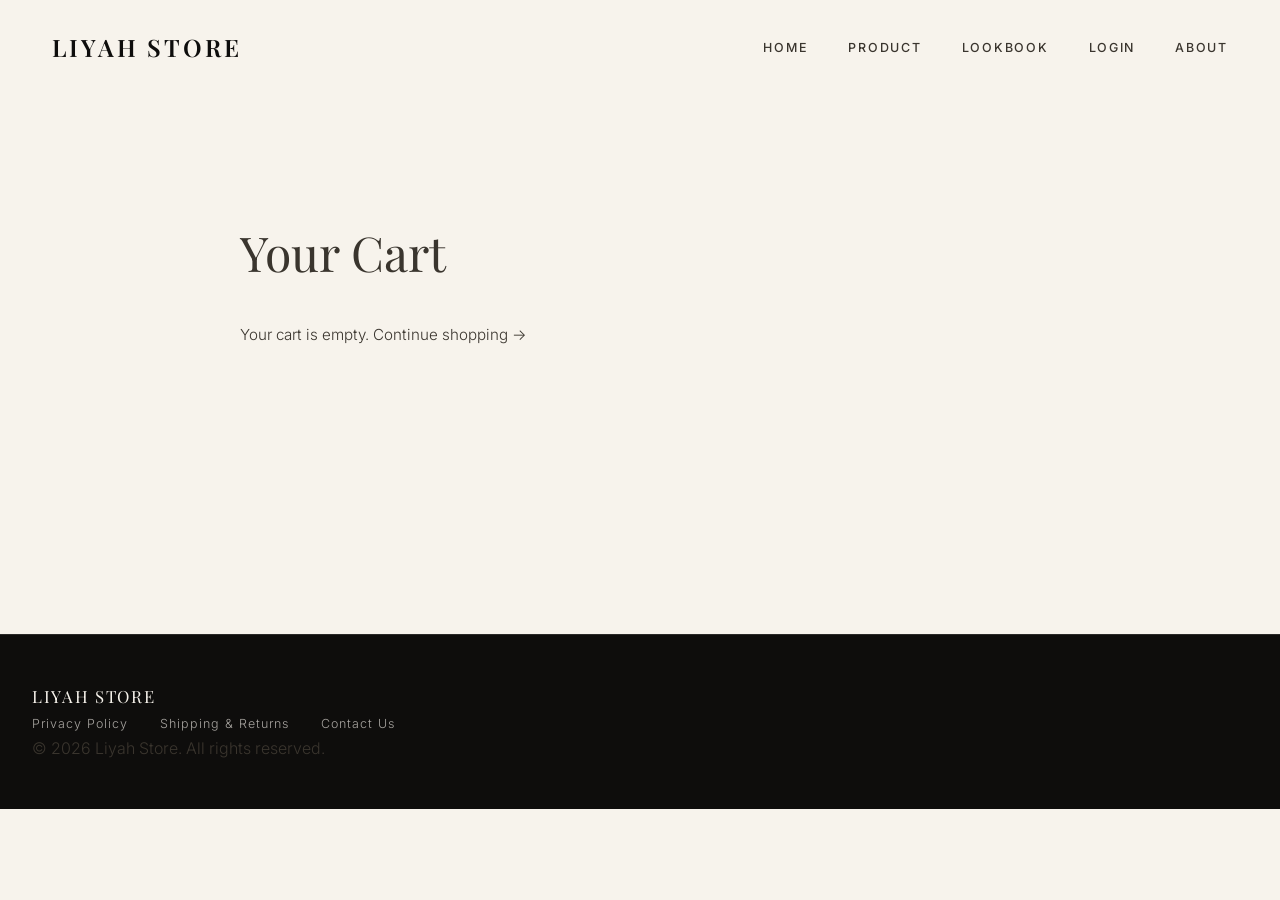
<file: cart.html>
<!DOCTYPE html>
<html lang="en">
<head>
    <meta charset="UTF-8">
    <meta name="viewport" content="width=device-width, initial-scale=1.0">
    <title>Cart | Liyah Store</title>
    <link rel="preconnect" href="https://fonts.googleapis.com">
    <link href="https://fonts.googleapis.com/css2?family=Playfair+Display:wght@400;600&family=Inter:wght@300;400;500&display=swap" rel="stylesheet">
    <link rel="stylesheet" href="csspage/index.css">
    <link rel="stylesheet" href="csspage/cart.css">
</head>
<body>

<!-- NAVIGATION -->
<header>
    <nav class="navbar">
        <div class="logo">LIYAH STORE</div>
        <ul class="nav-links" id="nav-menu">
            <li><a href="index.html">Home</a></li>
            <li><a href="product.html">Product</a></li>
            <li><a href="lookbook.html">Lookbook</a></li>
            <li><a href="login.html">Login</a></li>
            <li><a href="about.html">About</a></li>
        </ul>
        <div class="menu-toggle" id="mobile-menu">
            <span class="bar"></span>
            <span class="bar"></span>
            <span class="bar"></span>
        </div>
    </nav>
</header>

<!-- CART PAGE -->
<main class="cart-page">
    <div class="cart-page-inner">
        <h1 class="cart-page-title">Your Cart</h1>

        <!-- Empty state -->
        <div id="cart-empty" style="display:none;">
            <p class="cart-page-empty">Your cart is empty. <a href="product.html">Continue shopping &rarr;</a></p>
        </div>

        <!-- Cart items -->
        <div id="cart-content" style="display:none;">
            <div class="cart-page-items" id="cart-page-items"></div>

            <div class="cart-page-summary">
                <div class="summary-row">
                    <span>Subtotal</span>
                    <span id="summary-subtotal">₦0</span>
                </div>
                <div class="summary-row">
                    <span>Delivery</span>
                    <span id="summary-delivery">₦2,500</span>
                </div>
                <div class="summary-row summary-total">
                    <span>Total</span>
                    <span id="summary-total">₦0</span>
                </div>
           
                <button class="checkout-btn" id="checkout-btn">Proceed to Checkout</button>
                <a href="product.html" class="continue-shopping">← Continue Shopping</a>
            </div>
        </div>

        <!-- Order success message -->
        <div id="order-success" style="display:none;">
            <div class="order-success-box">
                <h2>🎉 Order Placed!</h2>
                <p>Thank you for shopping with Liyah Store. Your order has been received and will be delivered soon.</p>
                <a href="product.html" class="checkout-btn">Continue Shopping</a>
            </div>
        </div>
    </div>
</main>

<!-- FOOTER -->
<footer class="main-footer">
    <div class="footer-brand">LIYAH STORE</div>
    <ul class="footer-links">
        <li><a href="#">Privacy Policy</a></li>
        <li><a href="#">Shipping & Returns</a></li>
        <li><a href="#">Contact Us</a></li>
    </ul>
    <p>&copy; 2026 Liyah Store. All rights reserved.</p>
</footer>

<script>
    // Mobile menu
    document.getElementById("mobile-menu").addEventListener("click", function() {
        document.getElementById("nav-menu").classList.toggle("active");
    });

    var DELIVERY = 2500;

    function formatPrice(amount) {
        return "\u20a6" + amount.toLocaleString();
    }

    // Load cart from localStorage
    var cart = JSON.parse(localStorage.getItem("liyahCart") || "[]");

    function renderCart() {
        var emptyEl   = document.getElementById("cart-empty");
        var contentEl = document.getElementById("cart-content");

        if (cart.length === 0) {
            emptyEl.style.display   = "block";
            contentEl.style.display = "none";
            return;
        }

        emptyEl.style.display   = "none";
        contentEl.style.display = "block";

        var html = "";
        for (var i = 0; i < cart.length; i++) {
            var item = cart[i];
            html += '<div class="cart-page-item">';
            html += '<img src="' + item.image + '" alt="' + item.name + '">';
            html += '<div class="cart-page-item-info">';
            html += '<p class="cart-page-item-name">' + item.name + '</p>';
            html += '<p class="cart-page-item-price">' + formatPrice(item.price) + '</p>';
            html += '<div class="cart-page-item-qty">';
            html += '<button onclick="changeQty(' + item.id + ', -1)">−</button>';
            html += '<span>' + item.qty + '</span>';
            html += '<button onclick="changeQty(' + item.id + ', 1)">+</button>';
            html += '</div>';
            html += '</div>';
            html += '<button class="cart-page-item-remove" onclick="removeItem(' + item.id + ')">✕</button>';
            html += '</div>';
        }
        document.getElementById("cart-page-items").innerHTML = html;

        // Calculate totals
        var subtotal = 0;
        for (var j = 0; j < cart.length; j++) {
            subtotal += cart[j].price * cart[j].qty;
        }
        document.getElementById("summary-subtotal").textContent = formatPrice(subtotal);
        document.getElementById("summary-delivery").textContent = formatPrice(DELIVERY);
        document.getElementById("summary-total").textContent    = formatPrice(subtotal + DELIVERY);
    }

    function saveCart() {
        localStorage.setItem("liyahCart", JSON.stringify(cart));
    }

    function changeQty(id, delta) {
        for (var i = 0; i < cart.length; i++) {
            if (cart[i].id === id) {
                cart[i].qty += delta;
                if (cart[i].qty <= 0) cart.splice(i, 1);
                break;
            }
        }
        saveCart();
        renderCart();
    }

    function removeItem(id) {
        for (var i = 0; i < cart.length; i++) {
            if (cart[i].id === id) { cart.splice(i, 1); break; }
        }
        saveCart();
        renderCart();
    }

    // Checkout button
    document.getElementById("checkout-btn").addEventListener("click", function() {
        var user = localStorage.getItem("loggedInUser");
        if (!user) {
            // Not logged in — send to login then come back to checkout
            localStorage.setItem("returnTo", "checkout.html");
            window.location.href = "login.html";
            return;
        }
        // Logged in — go to checkout form
        window.location.href = "checkout.html";
    });

    renderCart();
</script>

</body>
</html>
</file>
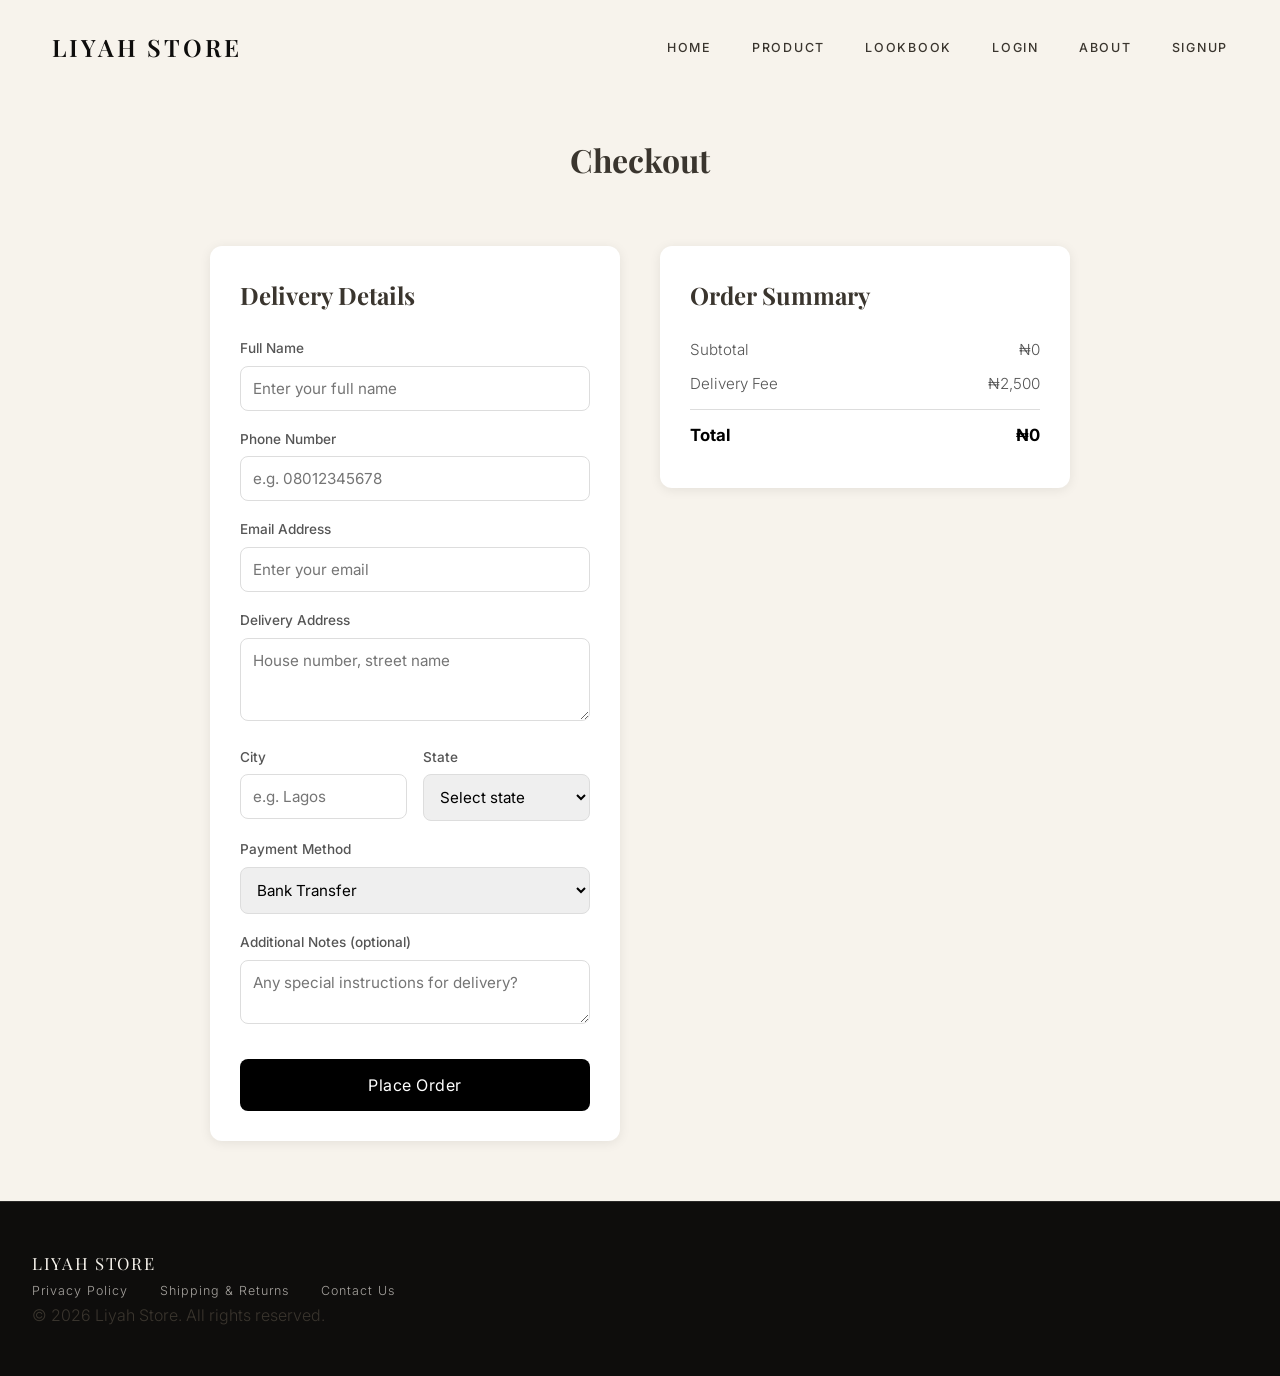
<file: checkout.html>
<!DOCTYPE html>
<html lang="en">
<head>
    <meta charset="UTF-8">
    <meta name="viewport" content="width=device-width, initial-scale=1.0">
    <title>Checkout | Liyah Store</title>
    <link rel="preconnect" href="https://fonts.googleapis.com">
    <link href="https://fonts.googleapis.com/css2?family=Playfair+Display:wght@400;600&family=Inter:wght@300;400;500&display=swap" rel="stylesheet">
    <link rel="stylesheet" href="csspage/index.css">
    <link rel="stylesheet" href="csspage/checkout.css">
 
</head>
<body>

<header>
    <nav class="navbar">
        <div class="logo">LIYAH STORE</div>
        <ul class="nav-links" id="nav-menu">
            <li><a href="index.html">Home</a></li>
            <li><a href="product.html">Product</a></li>
            <li><a href="lookbook.html">Lookbook</a></li>
            <li><a href="login.html">Login</a></li>
            <li><a href="about.html">About</a></li>
            <li><a href="signup.html">Signup</a></li>
        </ul>
        <div class="menu-toggle" id="mobile-menu">
            <span class="bar"></span>
            <span class="bar"></span>
            <span class="bar"></span>
        </div>
    </nav>
</header>

<h1 class="page-title">Checkout</h1>


<div id="checkout-content">
    <div class="checkout-page">

        
        <div class="checkout-form-box">
            <h2>Delivery Details</h2>

            <div class="form-group">
                <label>Full Name</label>
                <input type="text" id="fullname" placeholder="Enter your full name">
            </div>

            <div class="form-group">
                <label>Phone Number</label>
                <input type="tel" id="phone" placeholder="e.g. 08012345678">
            </div>

            <div class="form-group">
                <label>Email Address</label>
                <input type="email" id="checkout-email" placeholder="Enter your email">
            </div>

            <div class="form-group">
                <label>Delivery Address</label>
                <textarea id="address" rows="3" placeholder="House number, street name"></textarea>
            </div>

            <div class="form-row">
                <div class="form-group">
                    <label>City</label>
                    <input type="text" id="city" placeholder="e.g. Lagos">
                </div>
                <div class="form-group">
                    <label>State</label>
                    <select id="state">
                        <option value="">Select state</option>
                        <option>Abia</option><option>Adamawa</option><option>Akwa Ibom</option>
                        <option>Anambra</option><option>Bauchi</option><option>Bayelsa</option>
                        <option>Benue</option><option>Borno</option><option>Cross River</option>
                        <option>Delta</option><option>Ebonyi</option><option>Edo</option>
                        <option>Ekiti</option><option>Enugu</option><option>FCT - Abuja</option>
                        <option>Gombe</option><option>Imo</option><option>Jigawa</option>
                        <option>Kaduna</option><option>Kano</option><option>Katsina</option>
                        <option>Kebbi</option><option>Kogi</option><option>Kwara</option>
                        <option>Lagos</option><option>Nasarawa</option><option>Niger</option>
                        <option>Ogun</option><option>Ondo</option><option>Osun</option>
                        <option>Oyo</option><option>Plateau</option><option>Rivers</option>
                        <option>Sokoto</option><option>Taraba</option><option>Yobe</option>
                        <option>Zamfara</option>
                    </select>
                </div>
            </div>

            <div class="form-group">
                <label>Payment Method</label>
                <select id="payment">
                    <option value="transfer">Bank Transfer</option>
                    <option value="card">Pay with Card</option>
                    <option value="delivery">Pay on Delivery</option>
                </select>
            </div>

            <div class="form-group">
                <label>Additional Notes (optional)</label>
                <textarea id="notes" rows="2" placeholder="Any special instructions for delivery?"></textarea>
            </div>

            <button class="place-order-btn" onclick="placeOrder()">Place Order</button>
        </div>

        <!-- RIGHT: Order Summary -->
        <div class="order-summary-box">
            <h2>Order Summary</h2>
            <div id="summary-items"></div>
            <div class="summary-totals">
                <div class="summary-row">
                    <span>Subtotal</span>
                    <span id="summary-subtotal">₦0</span>
                </div>
                <div class="summary-row">
                    <span>Delivery Fee</span>
                    <span>₦2,500</span>
                </div>
                <div class="summary-row total">
                    <span>Total</span>
                    <span id="summary-total">₦0</span>
                </div>
            </div>
        </div>

    </div>
</div>

<!-- SUCCESS SCREEN (hidden until order placed) -->
<div id="success-screen" style="display:none;">
    <div class="order-success">
        <div style="font-size:4rem;">🎉</div>
        <h2>Order Placed!</h2>
        <p>Thank you for shopping with Liyah Store.<br>Your order has been received and will be delivered to you soon.</p>
        <a href="product.html">Continue Shopping</a>
    </div>
</div>

<!-- FOOTER -->
<footer class="main-footer">
    <div class="footer-brand">LIYAH STORE</div>
    <ul class="footer-links">
        <li><a href="#">Privacy Policy</a></li>
        <li><a href="#">Shipping & Returns</a></li>
        <li><a href="#">Contact Us</a></li>
    </ul>
    <p>&copy; 2026 Liyah Store. All rights reserved.</p>
</footer>
<script src="jspage/checkout.js"></script>

</body>
</html>
</file>
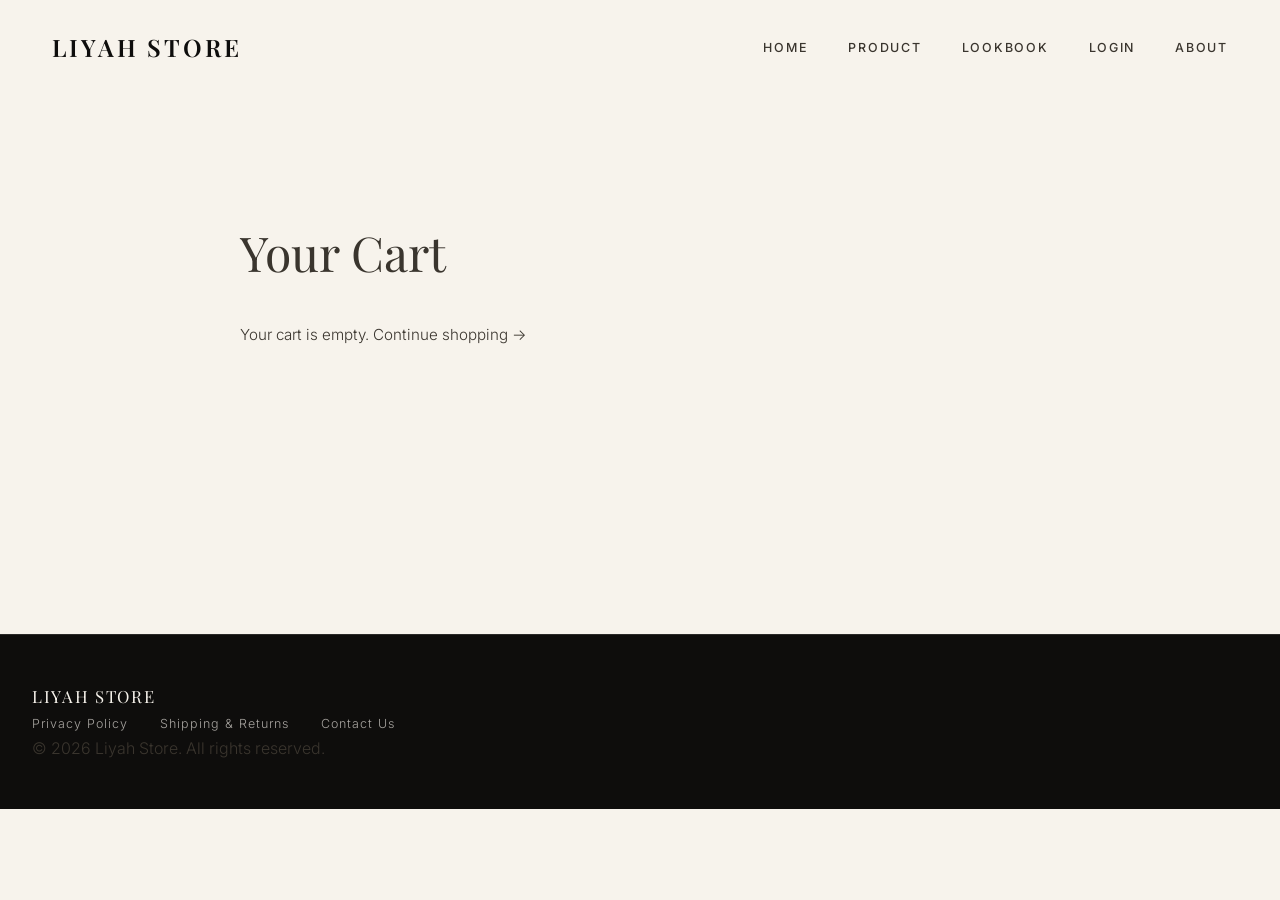
<file: landingpage/cart.html>
<!DOCTYPE html>
<html lang="en">
<head>
    <meta charset="UTF-8">
    <meta name="viewport" content="width=device-width, initial-scale=1.0">
    <title>Cart | Liyah Store</title>
    <link rel="preconnect" href="https://fonts.googleapis.com">
    <link href="https://fonts.googleapis.com/css2?family=Playfair+Display:wght@400;600&family=Inter:wght@300;400;500&display=swap" rel="stylesheet">
    <link rel="stylesheet" href="../css page/index.css">
    <link rel="stylesheet" href="../css page/cart.css">
</head>
<body>

<!-- NAVIGATION -->
<header>
    <nav class="navbar">
        <div class="logo">LIYAH STORE</div>
        <ul class="nav-links" id="nav-menu">
            <li><a href="index.html">Home</a></li>
            <li><a href="product.html">Product</a></li>
            <li><a href="lookbook.html">Lookbook</a></li>
            <li><a href="login.html">Login</a></li>
            <li><a href="about.html">About</a></li>
        </ul>
        <div class="menu-toggle" id="mobile-menu">
            <span class="bar"></span>
            <span class="bar"></span>
            <span class="bar"></span>
        </div>
    </nav>
</header>

<!-- CART PAGE -->
<main class="cart-page">
    <div class="cart-page-inner">
        <h1 class="cart-page-title">Your Cart</h1>

        <!-- Empty state -->
        <div id="cart-empty" style="display:none;">
            <p class="cart-page-empty">Your cart is empty. <a href="product.html">Continue shopping &rarr;</a></p>
        </div>

        <!-- Cart items -->
        <div id="cart-content" style="display:none;">
            <div class="cart-page-items" id="cart-page-items"></div>

            <div class="cart-page-summary">
                <div class="summary-row">
                    <span>Subtotal</span>
                    <span id="summary-subtotal">₦0</span>
                </div>
                <div class="summary-row">
                    <span>Delivery</span>
                    <span id="summary-delivery">₦2,500</span>
                </div>
                <div class="summary-row summary-total">
                    <span>Total</span>
                    <span id="summary-total">₦0</span>
                </div>
           
                <button class="checkout-btn" id="checkout-btn">Proceed to Checkout</button>
                <a href="product.html" class="continue-shopping">← Continue Shopping</a>
            </div>
        </div>

        <!-- Order success message -->
        <div id="order-success" style="display:none;">
            <div class="order-success-box">
                <h2>🎉 Order Placed!</h2>
                <p>Thank you for shopping with Liyah Store. Your order has been received and will be delivered soon.</p>
                <a href="product.html" class="checkout-btn">Continue Shopping</a>
            </div>
        </div>
    </div>
</main>

<!-- FOOTER -->
<footer class="main-footer">
    <div class="footer-brand">LIYAH STORE</div>
    <ul class="footer-links">
        <li><a href="#">Privacy Policy</a></li>
        <li><a href="#">Shipping & Returns</a></li>
        <li><a href="#">Contact Us</a></li>
    </ul>
    <p>&copy; 2026 Liyah Store. All rights reserved.</p>
</footer>

<script>
    // Mobile menu
    document.getElementById("mobile-menu").addEventListener("click", function() {
        document.getElementById("nav-menu").classList.toggle("active");
    });

    var DELIVERY = 2500;

    function formatPrice(amount) {
        return "\u20a6" + amount.toLocaleString();
    }

    // Load cart from localStorage
    var cart = JSON.parse(localStorage.getItem("liyahCart") || "[]");

    function renderCart() {
        var emptyEl   = document.getElementById("cart-empty");
        var contentEl = document.getElementById("cart-content");

        if (cart.length === 0) {
            emptyEl.style.display   = "block";
            contentEl.style.display = "none";
            return;
        }

        emptyEl.style.display   = "none";
        contentEl.style.display = "block";

        var html = "";
        for (var i = 0; i < cart.length; i++) {
            var item = cart[i];
            html += '<div class="cart-page-item">';
            html += '<img src="' + item.image + '" alt="' + item.name + '">';
            html += '<div class="cart-page-item-info">';
            html += '<p class="cart-page-item-name">' + item.name + '</p>';
            html += '<p class="cart-page-item-price">' + formatPrice(item.price) + '</p>';
            html += '<div class="cart-page-item-qty">';
            html += '<button onclick="changeQty(' + item.id + ', -1)">−</button>';
            html += '<span>' + item.qty + '</span>';
            html += '<button onclick="changeQty(' + item.id + ', 1)">+</button>';
            html += '</div>';
            html += '</div>';
            html += '<button class="cart-page-item-remove" onclick="removeItem(' + item.id + ')">✕</button>';
            html += '</div>';
        }
        document.getElementById("cart-page-items").innerHTML = html;

        // Calculate totals
        var subtotal = 0;
        for (var j = 0; j < cart.length; j++) {
            subtotal += cart[j].price * cart[j].qty;
        }
        document.getElementById("summary-subtotal").textContent = formatPrice(subtotal);
        document.getElementById("summary-delivery").textContent = formatPrice(DELIVERY);
        document.getElementById("summary-total").textContent    = formatPrice(subtotal + DELIVERY);
    }

    function saveCart() {
        localStorage.setItem("liyahCart", JSON.stringify(cart));
    }

    function changeQty(id, delta) {
        for (var i = 0; i < cart.length; i++) {
            if (cart[i].id === id) {
                cart[i].qty += delta;
                if (cart[i].qty <= 0) cart.splice(i, 1);
                break;
            }
        }
        saveCart();
        renderCart();
    }

    function removeItem(id) {
        for (var i = 0; i < cart.length; i++) {
            if (cart[i].id === id) { cart.splice(i, 1); break; }
        }
        saveCart();
        renderCart();
    }

    // Checkout button
    document.getElementById("checkout-btn").addEventListener("click", function() {
        var user = localStorage.getItem("loggedInUser");
        if (!user) {
            // Not logged in — send to login then come back to checkout
            localStorage.setItem("returnTo", "checkout.html");
            window.location.href = "login.html";
            return;
        }
        // Logged in — go to checkout form
        window.location.href = "checkout.html";
    });

    renderCart();
</script>

</body>
</html>
</file>
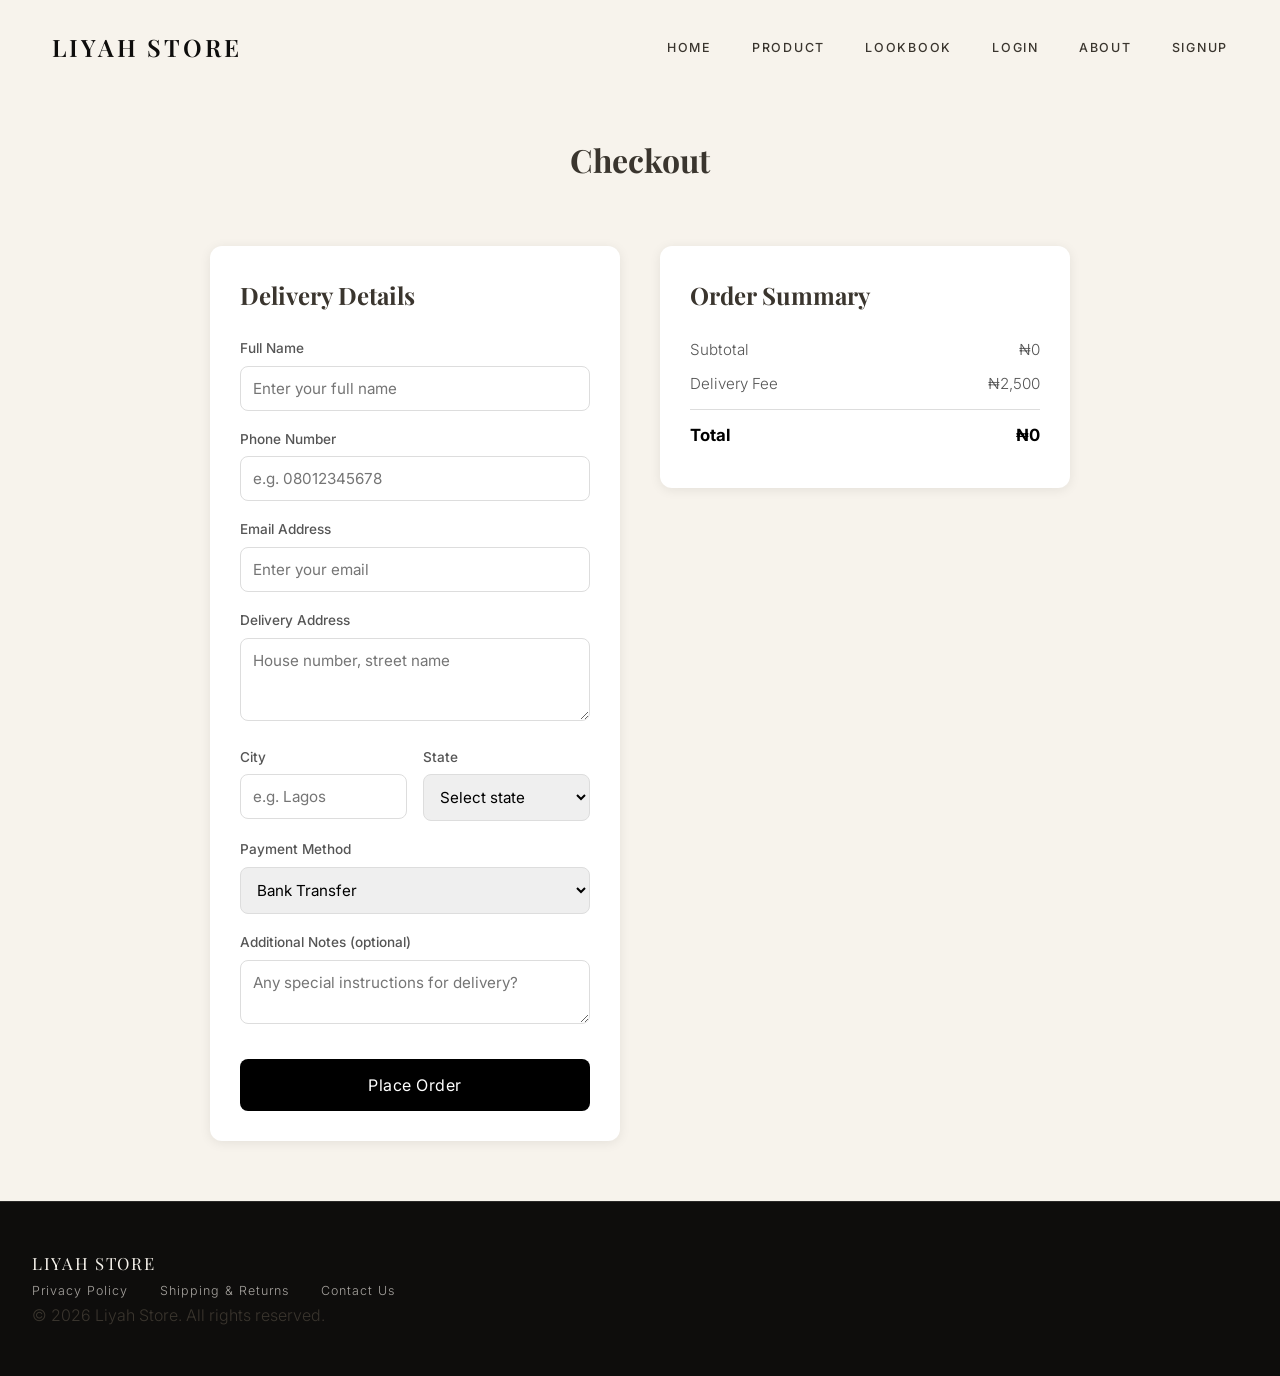
<file: landingpage/checkout.html>
<!DOCTYPE html>
<html lang="en">
<head>
    <meta charset="UTF-8">
    <meta name="viewport" content="width=device-width, initial-scale=1.0">
    <title>Checkout | Liyah Store</title>
    <link rel="preconnect" href="https://fonts.googleapis.com">
    <link href="https://fonts.googleapis.com/css2?family=Playfair+Display:wght@400;600&family=Inter:wght@300;400;500&display=swap" rel="stylesheet">
    <link rel="stylesheet" href="../css page/index.css">
    <link rel="stylesheet" href="../css page/checkout.css">
 
</head>
<body>

<header>
    <nav class="navbar">
        <div class="logo">LIYAH STORE</div>
        <ul class="nav-links" id="nav-menu">
            <li><a href="index.html">Home</a></li>
            <li><a href="product.html">Product</a></li>
            <li><a href="lookbook.html">Lookbook</a></li>
            <li><a href="login.html">Login</a></li>
            <li><a href="about.html">About</a></li>
            <li><a href="signup.html">Signup</a></li>
        </ul>
        <div class="menu-toggle" id="mobile-menu">
            <span class="bar"></span>
            <span class="bar"></span>
            <span class="bar"></span>
        </div>
    </nav>
</header>

<h1 class="page-title">Checkout</h1>


<div id="checkout-content">
    <div class="checkout-page">

        
        <div class="checkout-form-box">
            <h2>Delivery Details</h2>

            <div class="form-group">
                <label>Full Name</label>
                <input type="text" id="fullname" placeholder="Enter your full name">
            </div>

            <div class="form-group">
                <label>Phone Number</label>
                <input type="tel" id="phone" placeholder="e.g. 08012345678">
            </div>

            <div class="form-group">
                <label>Email Address</label>
                <input type="email" id="checkout-email" placeholder="Enter your email">
            </div>

            <div class="form-group">
                <label>Delivery Address</label>
                <textarea id="address" rows="3" placeholder="House number, street name"></textarea>
            </div>

            <div class="form-row">
                <div class="form-group">
                    <label>City</label>
                    <input type="text" id="city" placeholder="e.g. Lagos">
                </div>
                <div class="form-group">
                    <label>State</label>
                    <select id="state">
                        <option value="">Select state</option>
                        <option>Abia</option><option>Adamawa</option><option>Akwa Ibom</option>
                        <option>Anambra</option><option>Bauchi</option><option>Bayelsa</option>
                        <option>Benue</option><option>Borno</option><option>Cross River</option>
                        <option>Delta</option><option>Ebonyi</option><option>Edo</option>
                        <option>Ekiti</option><option>Enugu</option><option>FCT - Abuja</option>
                        <option>Gombe</option><option>Imo</option><option>Jigawa</option>
                        <option>Kaduna</option><option>Kano</option><option>Katsina</option>
                        <option>Kebbi</option><option>Kogi</option><option>Kwara</option>
                        <option>Lagos</option><option>Nasarawa</option><option>Niger</option>
                        <option>Ogun</option><option>Ondo</option><option>Osun</option>
                        <option>Oyo</option><option>Plateau</option><option>Rivers</option>
                        <option>Sokoto</option><option>Taraba</option><option>Yobe</option>
                        <option>Zamfara</option>
                    </select>
                </div>
            </div>

            <div class="form-group">
                <label>Payment Method</label>
                <select id="payment">
                    <option value="transfer">Bank Transfer</option>
                    <option value="card">Pay with Card</option>
                    <option value="delivery">Pay on Delivery</option>
                </select>
            </div>

            <div class="form-group">
                <label>Additional Notes (optional)</label>
                <textarea id="notes" rows="2" placeholder="Any special instructions for delivery?"></textarea>
            </div>

            <button class="place-order-btn" onclick="placeOrder()">Place Order</button>
        </div>

        <!-- RIGHT: Order Summary -->
        <div class="order-summary-box">
            <h2>Order Summary</h2>
            <div id="summary-items"></div>
            <div class="summary-totals">
                <div class="summary-row">
                    <span>Subtotal</span>
                    <span id="summary-subtotal">₦0</span>
                </div>
                <div class="summary-row">
                    <span>Delivery Fee</span>
                    <span>₦2,500</span>
                </div>
                <div class="summary-row total">
                    <span>Total</span>
                    <span id="summary-total">₦0</span>
                </div>
            </div>
        </div>

    </div>
</div>

<!-- SUCCESS SCREEN (hidden until order placed) -->
<div id="success-screen" style="display:none;">
    <div class="order-success">
        <div style="font-size:4rem;">🎉</div>
        <h2>Order Placed!</h2>
        <p>Thank you for shopping with Liyah Store.<br>Your order has been received and will be delivered to you soon.</p>
        <a href="product.html">Continue Shopping</a>
    </div>
</div>

<!-- FOOTER -->
<footer class="main-footer">
    <div class="footer-brand">LIYAH STORE</div>
    <ul class="footer-links">
        <li><a href="#">Privacy Policy</a></li>
        <li><a href="#">Shipping & Returns</a></li>
        <li><a href="#">Contact Us</a></li>
    </ul>
    <p>&copy; 2026 Liyah Store. All rights reserved.</p>
</footer>
<script src="../jspage/checkout.js"></script>

</body>
</html>
</file>
<file: csspage/index.css>
/* =========================================================
   LIYAH STORE — Luxury Boutique Stylesheet
   Palette: Ink #0E0D0C · Ivory #F7F3EC · Antique Gold #C9A04E
            Charcoal-Brown #3A352E · Hairline #E8DFD0 · White #FFFFFF
   Display: Playfair Display · Body/UI: Inter
   ========================================================= */

:root {
    --ink: #0E0D0C;
    --ivory: #F7F3EC;
    --gold: #C9A04E;
    --gold-soft: #D9BD80;
    --charcoal: #3A352E;
    --hairline: #E8DFD0;
    --white: #FFFFFF;

    --font-display: 'Playfair Display', serif;
    --font-body: 'Inter', sans-serif;

    --container: 1240px;
    --transition: 0.4s cubic-bezier(0.6, 0.05, 0.15, 1);
}

* {
    margin: 0;
    padding: 0;
    box-sizing: border-box;
}

html {
    scroll-behavior: smooth;
}

@media (prefers-reduced-motion: reduce) {
    html {
        scroll-behavior: auto;
    }
    * {
        animation-duration: 0.01ms !important;
        transition-duration: 0.01ms !important;
    }
}

body {
    font-family: var(--font-body);
    background-color: var(--ivory);
    color: var(--charcoal);
    line-height: 1.6;
    font-weight: 300;
    -webkit-font-smoothing: antialiased;
}

a {
    text-decoration: none;
    color: inherit;
}

img {
    display: block;
    max-width: 100%;
}

:focus-visible {
    outline: 1px solid var(--gold);
    outline-offset: 3px;
}

/* =========================================================
   NAVBAR
   ========================================================= */

.navbar {
    display: flex;
    align-items: center;
    justify-content: space-between;
    max-width: var(--container);
    margin: 0 auto;
    padding: 28px 32px;
    position: relative;
    z-index: 100;
}

.logo {
    font-family: var(--font-display);
    font-size: 1.5rem;
    font-weight: 600;
    letter-spacing: 0.12em;
    color: var(--ink);
}

.nav-links {
    display: flex;
    align-items: center;
    gap: 40px;
    list-style: none;
}

.nav-links li a {
    font-size: 0.78rem;
    font-weight: 500;
    letter-spacing: 0.14em;
    text-transform: uppercase;
    color: var(--charcoal);
    position: relative;
    padding-bottom: 6px;
}

.nav-links li a::after {
    content: '';
    position: absolute;
    left: 0;
    bottom: 0;
    width: 0%;
    height: 1px;
    background-color: var(--gold);
    transition: width var(--transition);
}

.nav-links li a:hover::after,
.nav-links li a:focus-visible::after {
    width: 100%;
}

.cart-toggle {
    font-family: var(--font-body);
    font-size: 0.78rem;
    font-weight: 500;
    letter-spacing: 0.1em;
    text-transform: uppercase;
    background: transparent;
    border: 1px solid var(--ink);
    color: var(--ink);
    padding: 10px 20px;
    cursor: pointer;
    transition: background-color var(--transition), color var(--transition);
}

.cart-toggle:hover {
    background-color: var(--ink);
    color: var(--ivory);
}

.menu-toggle {
    display: none;
    flex-direction: column;
    gap: 5px;
    cursor: pointer;
}

.menu-toggle .bar {
    width: 26px;
    height: 1px;
    background-color: var(--ink);
}

/* =========================================================
   HERO
   ========================================================= */

.hero-section {
    position: relative;
    height: 88vh;
    min-height: 560px;
    display: flex;
    align-items: center;
    justify-content: center;
    text-align: center;
    background:
        linear-gradient(180deg, rgba(14,13,12,0.35) 0%, rgba(14,13,12,0.55) 100%),
        url('https://images.unsplash.com/photo-1490481651871-ab68de25d43d?auto=format&fit=crop&w=1600&q=80') center/cover no-repeat;
    overflow: hidden;
}

.hero-overlay {
    position: absolute;
    inset: 0;
    background: radial-gradient(ellipse at center, transparent 40%, rgba(14,13,12,0.45) 100%);
}

.hero-content {
    position: relative;
    z-index: 2;
    max-width: 780px;
    padding: 0 24px;
    animation: heroRise 1.1s var(--transition) both;
}

@keyframes heroRise {
    from {
        opacity: 0;
        transform: translateY(18px);
    }
    to {
        opacity: 1;
        transform: translateY(0);
    }
}

.hero-subtitle {
    display: inline-block;
    font-family: var(--font-body);
    font-size: 0.78rem;
    letter-spacing: 0.22em;
    text-transform: uppercase;
    color: var(--gold-soft);
    margin-bottom: 22px;
}

.hero-title {
    font-family: var(--font-display);
    font-style: italic;
    font-weight: 400;
    font-size: clamp(2.2rem, 5vw, 3.8rem);
    line-height: 1.2;
    color: var(--ivory);
    margin-bottom: 36px;
}

.hero-cta {
    display: inline-block;
    font-size: 0.78rem;
    font-weight: 500;
    letter-spacing: 0.14em;
    text-transform: uppercase;
    color: var(--ink);
    background-color: var(--ivory);
    padding: 16px 38px;
    border: 1px solid var(--ivory);
    transition: background-color var(--transition), color var(--transition), border-color var(--transition);
}

.hero-cta:hover {
    background-color: transparent;
    color: var(--ivory);
    border-color: var(--gold-soft);
}

/* =========================================================
   CATEGORIES
   ========================================================= */

.categories-section {
    max-width: var(--container);
    margin: 0 auto;
    padding: 120px 32px 100px;
}

.categories-header {
    text-align: center;
    margin-bottom: 56px;
}

.categories-eyebrow {
    font-size: 0.78rem;
    letter-spacing: 0.2em;
    text-transform: uppercase;
    color: var(--gold);
    margin-bottom: 14px;
}

.categories-title {
    font-family: var(--font-display);
    font-weight: 600;
    font-size: clamp(1.8rem, 3.2vw, 2.6rem);
    color: var(--ink);
}

.categories-grid {
    display: grid;
    grid-template-columns: repeat(4, 1fr);
    grid-auto-rows: 220px;
    gap: 18px;
}

.cat-card {
    position: relative;
    grid-column: span 1;
    grid-row: span 1;
    overflow: hidden;
    display: block;
}

.cat-card--tall {
    grid-row: span 2;
}

.cat-card--wide {
    grid-column: span 2;
}

.cat-card img {
    width: 100%;
    height: 100%;
    object-fit: cover;
    transition: transform 0.8s var(--transition);
}

.cat-card__overlay {
    position: absolute;
    inset: 0;
    background: linear-gradient(180deg, rgba(14,13,12,0) 40%, rgba(14,13,12,0.78) 100%);
    transition: background var(--transition);
}

.cat-card__label {
    position: absolute;
    left: 24px;
    bottom: 22px;
    right: 24px;
    z-index: 2;
}

.cat-card__name {
    display: block;
    font-family: var(--font-display);
    font-size: 1.25rem;
    color: var(--ivory);
    margin-bottom: 6px;
}

.cat-card__link {
    display: inline-block;
    font-size: 0.72rem;
    letter-spacing: 0.12em;
    text-transform: uppercase;
    color: var(--gold-soft);
    opacity: 0;
    transform: translateY(6px);
    transition: opacity var(--transition), transform var(--transition);
}

.cat-card:hover img {
    transform: scale(1.06);
}

.cat-card:hover .cat-card__link {
    opacity: 1;
    transform: translateY(0);
}

/* =========================================================
   ABOUT / BRAND STORY
   ========================================================= */

.about-section {
    display: grid;
    grid-template-columns: 1fr 1fr;
    align-items: center;
    max-width: var(--container);
    margin: 0 auto;
    padding: 60px 32px 140px;
    gap: 80px;
}

.about-image img {
    width: 100%;
    height: 560px;
    object-fit: cover;
}

.about-content {
    padding-right: 20px;
}

.about-eyebrow {
    font-size: 0.78rem;
    letter-spacing: 0.2em;
    text-transform: uppercase;
    color: var(--gold);
    margin-bottom: 18px;
}

.about-title {
    font-family: var(--font-display);
    font-weight: 600;
    font-size: clamp(1.9rem, 3vw, 2.6rem);
    color: var(--ink);
    margin-bottom: 28px;
    line-height: 1.25;
}

.about-body {
    font-size: 0.98rem;
    color: var(--charcoal);
    margin-bottom: 20px;
    max-width: 460px;
}

.about-cta {
    display: inline-block;
    margin-top: 16px;
    font-size: 0.78rem;
    font-weight: 500;
    letter-spacing: 0.14em;
    text-transform: uppercase;
    color: var(--ink);
    padding-bottom: 10px;
    border-bottom: 1px solid var(--ink);
    transition: color var(--transition), border-color var(--transition), letter-spacing var(--transition);
}

.about-cta:hover {
    color: var(--gold);
    border-color: var(--gold);
    letter-spacing: 0.2em;
}

/* =========================================================
   NEWSLETTER
   ========================================================= */

.newsletter-section {
    background-color: var(--ink);
    padding: 110px 32px;
}

.newsletter-inner {
    max-width: 560px;
    margin: 0 auto;
    text-align: center;
}

.newsletter-eyebrow {
    font-size: 0.78rem;
    letter-spacing: 0.2em;
    text-transform: uppercase;
    color: var(--gold-soft);
    margin-bottom: 18px;
}

.newsletter-title {
    font-family: var(--font-display);
    font-style: italic;
    font-weight: 400;
    font-size: clamp(1.8rem, 3.2vw, 2.5rem);
    color: var(--ivory);
    margin-bottom: 18px;
}

.newsletter-sub {
    font-size: 0.95rem;
    color: var(--hairline);
    opacity: 0.85;
    margin-bottom: 38px;
}

.newsletter-form {
    display: flex;
    border-bottom: 1px solid rgba(247, 243, 236, 0.3);
    padding-bottom: 14px;
    margin-bottom: 16px;
    transition: border-color var(--transition);
}

.newsletter-form:focus-within {
    border-color: var(--gold);
}

.newsletter-input {
    flex: 1;
    background: transparent;
    border: none;
    font-family: var(--font-body);
    font-size: 0.95rem;
    color: var(--ivory);
    padding: 6px 4px;
}

.newsletter-input::placeholder {
    color: rgba(247, 243, 236, 0.45);
}

.newsletter-input:focus {
    outline: none;
}

.newsletter-btn {
    background: transparent;
    border: none;
    color: var(--gold-soft);
    font-size: 0.78rem;
    font-weight: 500;
    letter-spacing: 0.14em;
    text-transform: uppercase;
    cursor: pointer;
    padding: 6px 0 6px 16px;
    transition: color var(--transition);
}

.newsletter-btn:hover {
    color: var(--ivory);
}

.newsletter-note {
    font-size: 0.78rem;
    color: rgba(247, 243, 236, 0.45);
}

.newsletter-success {
    display: none;
    font-family: var(--font-display);
    font-style: italic;
    font-size: 1.15rem;
    color: var(--gold-soft);
    padding: 10px 0 4px;
}

/* =========================================================
   FOOTER
   ========================================================= */

.main-footer {
    background-color: var(--ink);
    border-top: 1px solid rgba(247, 243, 236, 0.12);
    padding: 48px 32px;
}

.footer-content {
    max-width: var(--container);
    margin: 0 auto;
    display: flex;
    align-items: center;
    justify-content: space-between;
    flex-wrap: wrap;
    gap: 20px;
}

.footer-brand {
    font-family: var(--font-display);
    font-size: 1.05rem;
    letter-spacing: 0.1em;
    color: var(--ivory);
}

.footer-links {
    display: flex;
    gap: 32px;
    list-style: none;
}

.footer-links a {
    font-size: 0.78rem;
    letter-spacing: 0.08em;
    color: rgba(247, 243, 236, 0.65);
    transition: color var(--transition);
}

.footer-links a:hover {
    color: var(--gold-soft);
}

.footer-content p {
    font-size: 0.78rem;
    color: rgba(247, 243, 236, 0.45);
    width: 100%;
    text-align: center;
    margin-top: 8px;
}

/* =========================================================
   RESPONSIVE
   ========================================================= */

@media (max-width: 980px) {
    .about-section {
        grid-template-columns: 1fr;
        gap: 40px;
        padding-bottom: 100px;
    }

    .about-image img {
        height: 420px;
    }

    .about-content {
        padding-right: 0;
    }

    .categories-grid {
        grid-template-columns: repeat(2, 1fr);
        grid-auto-rows: 200px;
    }

    .cat-card--wide {
        grid-column: span 2;
    }
}

@media (max-width: 768px) {
    .nav-links {
        position: absolute;
        top: 100%;
        left: 0;
        right: 0;
        flex-direction: column;
        align-items: flex-start;
        gap: 22px;
        background-color: var(--ivory);
        padding: 30px 32px;
        border-bottom: 1px solid var(--hairline);
        transform: translateY(-12px);
        opacity: 0;
        pointer-events: none;
        transition: opacity var(--transition), transform var(--transition);
    }

    .nav-links.active {
        transform: translateY(0);
        opacity: 1;
        pointer-events: auto;
    }

    .menu-toggle {
        display: flex;
    }

    .hero-title {
        font-size: 2rem;
    }

    .categories-section {
        padding: 80px 24px 70px;
    }

    .categories-grid {
        grid-template-columns: 1fr;
        grid-auto-rows: 240px;
    }

    .cat-card--tall,
    .cat-card--wide {
        grid-column: span 1;
        grid-row: span 1;
    }

    .newsletter-form {
        flex-direction: column;
        gap: 14px;
        border-bottom: none;
    }

    .newsletter-input {
        border-bottom: 1px solid rgba(247, 243, 236, 0.3);
        padding-bottom: 12px;
    }

    .newsletter-btn {
        padding-left: 0;
        text-align: left;
    }

    .footer-content {
        flex-direction: column;
        text-align: center;
    }

    .footer-links {
        flex-wrap: wrap;
        justify-content: center;
    }
}
</file>
<file: csspage/cart.css>
.cart-page {
    padding: 120px 5% 80px;
    min-height: 60vh;
}

.cart-page-inner {
    max-width: 800px;
    margin: 0 auto;
}

.cart-page-title {
    font-family: var(--font-display);
    font-size: clamp(2rem, 4vw, 3rem);
    font-weight: 400;
    color: var(--accent-dark);
    margin-bottom: 32px;
}

.cart-page-empty {
    font-size: 0.95rem;
    color: var(--text-muted);
}

.cart-page-empty a {
    color: var(--accent-pink);
    text-decoration: none;
}

.cart-page-empty a:hover {
    text-decoration: underline;
}
.checkout-btn{
    background-color: whitesmoke;
}
</file>
<file: csspage/checkout.css>
.checkout-page {
            max-width: 900px;
            margin: 60px auto;
            padding: 0 20px;
            display: grid;
            grid-template-columns: 1fr 1fr;
            gap: 40px;
        }

        .checkout-form-box {
            background: #fff;
            padding: 30px;
            border-radius: 12px;
            box-shadow: 0 2px 12px rgba(0,0,0,0.08);
        }

        .checkout-form-box h2 {
            font-family: 'Playfair Display', serif;
            font-size: 1.5rem;
            margin-bottom: 24px;
        }

        .form-group {
            margin-bottom: 18px;
        }

        .form-group label {
            display: block;
            font-size: 0.85rem;
            font-weight: 500;
            margin-bottom: 6px;
            color: #555;
        }

        .form-group input,
        .form-group select,
        .form-group textarea {
            width: 100%;
            padding: 12px;
            border: 1px solid #ddd;
            border-radius: 8px;
            font-size: 0.95rem;
            font-family: 'Inter', sans-serif;
            box-sizing: border-box;
            outline: none;
        }

        .form-group input:focus,
        .form-group select:focus,
        .form-group textarea:focus {
            border-color: #000;
        }

        .form-row {
            display: grid;
            grid-template-columns: 1fr 1fr;
            gap: 16px;
        }

        .place-order-btn {
            width: 100%;
            padding: 16px;
            background: #000;
            color: #fff;
            border: none;
            border-radius: 8px;
            font-size: 1rem;
            font-family: 'Inter', sans-serif;
            cursor: pointer;
            margin-top: 10px;
            letter-spacing: 0.5px;
        }

        .place-order-btn:hover { background: #333; }

        /* Order Summary Box */
        .order-summary-box {
            background: #fff;
            padding: 30px;
            border-radius: 12px;
            box-shadow: 0 2px 12px rgba(0,0,0,0.08);
            height: fit-content;
        }

        .order-summary-box h2 {
            font-family: 'Playfair Display', serif;
            font-size: 1.5rem;
            margin-bottom: 24px;
        }

        .summary-item {
            display: flex;
            align-items: center;
            gap: 14px;
            margin-bottom: 16px;
            padding-bottom: 16px;
            border-bottom: 1px solid #f0f0f0;
        }

        .summary-item img {
            width: 60px;
            height: 60px;
            object-fit: cover;
            border-radius: 8px;
        }

        .summary-item-info { flex: 1; }
        .summary-item-name { font-size: 0.9rem; font-weight: 500; }
        .summary-item-qty  { font-size: 0.8rem; color: #888; margin-top: 2px; }
        .summary-item-price { font-size: 0.9rem; font-weight: 600; }

        .summary-totals { margin-top: 20px; }

        .summary-row {
            display: flex;
            justify-content: space-between;
            margin-bottom: 10px;
            font-size: 0.95rem;
            color: #555;
        }

        .summary-row.total {
            font-size: 1.05rem;
            font-weight: 700;
            color: #000;
            border-top: 1px solid #ddd;
            padding-top: 12px;
            margin-top: 12px;
        }

        /* Success screen */
        .order-success {
            text-align: center;
            padding: 60px 20px;
            max-width: 500px;
            margin: 0 auto;
        }

        .order-success h2 {
            font-family: 'Playfair Display', serif;
            font-size: 2rem;
            margin-bottom: 16px;
        }

        .order-success p { color: #555; margin-bottom: 30px; line-height: 1.6; }

        .order-success a {
            display: inline-block;
            padding: 14px 32px;
            background: #000;
            color: #fff;
            text-decoration: none;
            border-radius: 8px;
            font-size: 0.95rem;
        }

        .page-title {
            text-align: center;
            font-family: 'Playfair Display', serif;
            font-size: 2rem;
            margin: 40px 0 0;
        }
        
        @media (max-width: 700px) {
            .checkout-page { grid-template-columns: 1fr; }
        }
</file>
<file: css page/index.css>
/* =========================================================
   LIYAH STORE — Luxury Boutique Stylesheet
   Palette: Ink #0E0D0C · Ivory #F7F3EC · Antique Gold #C9A04E
            Charcoal-Brown #3A352E · Hairline #E8DFD0 · White #FFFFFF
   Display: Playfair Display · Body/UI: Inter
   ========================================================= */

:root {
    --ink: #0E0D0C;
    --ivory: #F7F3EC;
    --gold: #C9A04E;
    --gold-soft: #D9BD80;
    --charcoal: #3A352E;
    --hairline: #E8DFD0;
    --white: #FFFFFF;

    --font-display: 'Playfair Display', serif;
    --font-body: 'Inter', sans-serif;

    --container: 1240px;
    --transition: 0.4s cubic-bezier(0.6, 0.05, 0.15, 1);
}

* {
    margin: 0;
    padding: 0;
    box-sizing: border-box;
}

html {
    scroll-behavior: smooth;
}

@media (prefers-reduced-motion: reduce) {
    html {
        scroll-behavior: auto;
    }
    * {
        animation-duration: 0.01ms !important;
        transition-duration: 0.01ms !important;
    }
}

body {
    font-family: var(--font-body);
    background-color: var(--ivory);
    color: var(--charcoal);
    line-height: 1.6;
    font-weight: 300;
    -webkit-font-smoothing: antialiased;
}

a {
    text-decoration: none;
    color: inherit;
}

img {
    display: block;
    max-width: 100%;
}

:focus-visible {
    outline: 1px solid var(--gold);
    outline-offset: 3px;
}

/* =========================================================
   NAVBAR
   ========================================================= */

.navbar {
    display: flex;
    align-items: center;
    justify-content: space-between;
    max-width: var(--container);
    margin: 0 auto;
    padding: 28px 32px;
    position: relative;
    z-index: 100;
}

.logo {
    font-family: var(--font-display);
    font-size: 1.5rem;
    font-weight: 600;
    letter-spacing: 0.12em;
    color: var(--ink);
}

.nav-links {
    display: flex;
    align-items: center;
    gap: 40px;
    list-style: none;
}

.nav-links li a {
    font-size: 0.78rem;
    font-weight: 500;
    letter-spacing: 0.14em;
    text-transform: uppercase;
    color: var(--charcoal);
    position: relative;
    padding-bottom: 6px;
}

.nav-links li a::after {
    content: '';
    position: absolute;
    left: 0;
    bottom: 0;
    width: 0%;
    height: 1px;
    background-color: var(--gold);
    transition: width var(--transition);
}

.nav-links li a:hover::after,
.nav-links li a:focus-visible::after {
    width: 100%;
}

.cart-toggle {
    font-family: var(--font-body);
    font-size: 0.78rem;
    font-weight: 500;
    letter-spacing: 0.1em;
    text-transform: uppercase;
    background: transparent;
    border: 1px solid var(--ink);
    color: var(--ink);
    padding: 10px 20px;
    cursor: pointer;
    transition: background-color var(--transition), color var(--transition);
}

.cart-toggle:hover {
    background-color: var(--ink);
    color: var(--ivory);
}

.menu-toggle {
    display: none;
    flex-direction: column;
    gap: 5px;
    cursor: pointer;
}

.menu-toggle .bar {
    width: 26px;
    height: 1px;
    background-color: var(--ink);
}

/* =========================================================
   HERO
   ========================================================= */

.hero-section {
    position: relative;
    height: 88vh;
    min-height: 560px;
    display: flex;
    align-items: center;
    justify-content: center;
    text-align: center;
    background:
        linear-gradient(180deg, rgba(14,13,12,0.35) 0%, rgba(14,13,12,0.55) 100%),
        url('https://images.unsplash.com/photo-1490481651871-ab68de25d43d?auto=format&fit=crop&w=1600&q=80') center/cover no-repeat;
    overflow: hidden;
}

.hero-overlay {
    position: absolute;
    inset: 0;
    background: radial-gradient(ellipse at center, transparent 40%, rgba(14,13,12,0.45) 100%);
}

.hero-content {
    position: relative;
    z-index: 2;
    max-width: 780px;
    padding: 0 24px;
    animation: heroRise 1.1s var(--transition) both;
}

@keyframes heroRise {
    from {
        opacity: 0;
        transform: translateY(18px);
    }
    to {
        opacity: 1;
        transform: translateY(0);
    }
}

.hero-subtitle {
    display: inline-block;
    font-family: var(--font-body);
    font-size: 0.78rem;
    letter-spacing: 0.22em;
    text-transform: uppercase;
    color: var(--gold-soft);
    margin-bottom: 22px;
}

.hero-title {
    font-family: var(--font-display);
    font-style: italic;
    font-weight: 400;
    font-size: clamp(2.2rem, 5vw, 3.8rem);
    line-height: 1.2;
    color: var(--ivory);
    margin-bottom: 36px;
}

.hero-cta {
    display: inline-block;
    font-size: 0.78rem;
    font-weight: 500;
    letter-spacing: 0.14em;
    text-transform: uppercase;
    color: var(--ink);
    background-color: var(--ivory);
    padding: 16px 38px;
    border: 1px solid var(--ivory);
    transition: background-color var(--transition), color var(--transition), border-color var(--transition);
}

.hero-cta:hover {
    background-color: transparent;
    color: var(--ivory);
    border-color: var(--gold-soft);
}

/* =========================================================
   CATEGORIES
   ========================================================= */

.categories-section {
    max-width: var(--container);
    margin: 0 auto;
    padding: 120px 32px 100px;
}

.categories-header {
    text-align: center;
    margin-bottom: 56px;
}

.categories-eyebrow {
    font-size: 0.78rem;
    letter-spacing: 0.2em;
    text-transform: uppercase;
    color: var(--gold);
    margin-bottom: 14px;
}

.categories-title {
    font-family: var(--font-display);
    font-weight: 600;
    font-size: clamp(1.8rem, 3.2vw, 2.6rem);
    color: var(--ink);
}

.categories-grid {
    display: grid;
    grid-template-columns: repeat(4, 1fr);
    grid-auto-rows: 220px;
    gap: 18px;
}

.cat-card {
    position: relative;
    grid-column: span 1;
    grid-row: span 1;
    overflow: hidden;
    display: block;
}

.cat-card--tall {
    grid-row: span 2;
}

.cat-card--wide {
    grid-column: span 2;
}

.cat-card img {
    width: 100%;
    height: 100%;
    object-fit: cover;
    transition: transform 0.8s var(--transition);
}

.cat-card__overlay {
    position: absolute;
    inset: 0;
    background: linear-gradient(180deg, rgba(14,13,12,0) 40%, rgba(14,13,12,0.78) 100%);
    transition: background var(--transition);
}

.cat-card__label {
    position: absolute;
    left: 24px;
    bottom: 22px;
    right: 24px;
    z-index: 2;
}

.cat-card__name {
    display: block;
    font-family: var(--font-display);
    font-size: 1.25rem;
    color: var(--ivory);
    margin-bottom: 6px;
}

.cat-card__link {
    display: inline-block;
    font-size: 0.72rem;
    letter-spacing: 0.12em;
    text-transform: uppercase;
    color: var(--gold-soft);
    opacity: 0;
    transform: translateY(6px);
    transition: opacity var(--transition), transform var(--transition);
}

.cat-card:hover img {
    transform: scale(1.06);
}

.cat-card:hover .cat-card__link {
    opacity: 1;
    transform: translateY(0);
}

/* =========================================================
   ABOUT / BRAND STORY
   ========================================================= */

.about-section {
    display: grid;
    grid-template-columns: 1fr 1fr;
    align-items: center;
    max-width: var(--container);
    margin: 0 auto;
    padding: 60px 32px 140px;
    gap: 80px;
}

.about-image img {
    width: 100%;
    height: 560px;
    object-fit: cover;
}

.about-content {
    padding-right: 20px;
}

.about-eyebrow {
    font-size: 0.78rem;
    letter-spacing: 0.2em;
    text-transform: uppercase;
    color: var(--gold);
    margin-bottom: 18px;
}

.about-title {
    font-family: var(--font-display);
    font-weight: 600;
    font-size: clamp(1.9rem, 3vw, 2.6rem);
    color: var(--ink);
    margin-bottom: 28px;
    line-height: 1.25;
}

.about-body {
    font-size: 0.98rem;
    color: var(--charcoal);
    margin-bottom: 20px;
    max-width: 460px;
}

.about-cta {
    display: inline-block;
    margin-top: 16px;
    font-size: 0.78rem;
    font-weight: 500;
    letter-spacing: 0.14em;
    text-transform: uppercase;
    color: var(--ink);
    padding-bottom: 10px;
    border-bottom: 1px solid var(--ink);
    transition: color var(--transition), border-color var(--transition), letter-spacing var(--transition);
}

.about-cta:hover {
    color: var(--gold);
    border-color: var(--gold);
    letter-spacing: 0.2em;
}

/* =========================================================
   NEWSLETTER
   ========================================================= */

.newsletter-section {
    background-color: var(--ink);
    padding: 110px 32px;
}

.newsletter-inner {
    max-width: 560px;
    margin: 0 auto;
    text-align: center;
}

.newsletter-eyebrow {
    font-size: 0.78rem;
    letter-spacing: 0.2em;
    text-transform: uppercase;
    color: var(--gold-soft);
    margin-bottom: 18px;
}

.newsletter-title {
    font-family: var(--font-display);
    font-style: italic;
    font-weight: 400;
    font-size: clamp(1.8rem, 3.2vw, 2.5rem);
    color: var(--ivory);
    margin-bottom: 18px;
}

.newsletter-sub {
    font-size: 0.95rem;
    color: var(--hairline);
    opacity: 0.85;
    margin-bottom: 38px;
}

.newsletter-form {
    display: flex;
    border-bottom: 1px solid rgba(247, 243, 236, 0.3);
    padding-bottom: 14px;
    margin-bottom: 16px;
    transition: border-color var(--transition);
}

.newsletter-form:focus-within {
    border-color: var(--gold);
}

.newsletter-input {
    flex: 1;
    background: transparent;
    border: none;
    font-family: var(--font-body);
    font-size: 0.95rem;
    color: var(--ivory);
    padding: 6px 4px;
}

.newsletter-input::placeholder {
    color: rgba(247, 243, 236, 0.45);
}

.newsletter-input:focus {
    outline: none;
}

.newsletter-btn {
    background: transparent;
    border: none;
    color: var(--gold-soft);
    font-size: 0.78rem;
    font-weight: 500;
    letter-spacing: 0.14em;
    text-transform: uppercase;
    cursor: pointer;
    padding: 6px 0 6px 16px;
    transition: color var(--transition);
}

.newsletter-btn:hover {
    color: var(--ivory);
}

.newsletter-note {
    font-size: 0.78rem;
    color: rgba(247, 243, 236, 0.45);
}

.newsletter-success {
    display: none;
    font-family: var(--font-display);
    font-style: italic;
    font-size: 1.15rem;
    color: var(--gold-soft);
    padding: 10px 0 4px;
}

/* =========================================================
   FOOTER
   ========================================================= */

.main-footer {
    background-color: var(--ink);
    border-top: 1px solid rgba(247, 243, 236, 0.12);
    padding: 48px 32px;
}

.footer-content {
    max-width: var(--container);
    margin: 0 auto;
    display: flex;
    align-items: center;
    justify-content: space-between;
    flex-wrap: wrap;
    gap: 20px;
}

.footer-brand {
    font-family: var(--font-display);
    font-size: 1.05rem;
    letter-spacing: 0.1em;
    color: var(--ivory);
}

.footer-links {
    display: flex;
    gap: 32px;
    list-style: none;
}

.footer-links a {
    font-size: 0.78rem;
    letter-spacing: 0.08em;
    color: rgba(247, 243, 236, 0.65);
    transition: color var(--transition);
}

.footer-links a:hover {
    color: var(--gold-soft);
}

.footer-content p {
    font-size: 0.78rem;
    color: rgba(247, 243, 236, 0.45);
    width: 100%;
    text-align: center;
    margin-top: 8px;
}

/* =========================================================
   RESPONSIVE
   ========================================================= */

@media (max-width: 980px) {
    .about-section {
        grid-template-columns: 1fr;
        gap: 40px;
        padding-bottom: 100px;
    }

    .about-image img {
        height: 420px;
    }

    .about-content {
        padding-right: 0;
    }

    .categories-grid {
        grid-template-columns: repeat(2, 1fr);
        grid-auto-rows: 200px;
    }

    .cat-card--wide {
        grid-column: span 2;
    }
}

@media (max-width: 768px) {
    .nav-links {
        position: absolute;
        top: 100%;
        left: 0;
        right: 0;
        flex-direction: column;
        align-items: flex-start;
        gap: 22px;
        background-color: var(--ivory);
        padding: 30px 32px;
        border-bottom: 1px solid var(--hairline);
        transform: translateY(-12px);
        opacity: 0;
        pointer-events: none;
        transition: opacity var(--transition), transform var(--transition);
    }

    .nav-links.active {
        transform: translateY(0);
        opacity: 1;
        pointer-events: auto;
    }

    .menu-toggle {
        display: flex;
    }

    .hero-title {
        font-size: 2rem;
    }

    .categories-section {
        padding: 80px 24px 70px;
    }

    .categories-grid {
        grid-template-columns: 1fr;
        grid-auto-rows: 240px;
    }

    .cat-card--tall,
    .cat-card--wide {
        grid-column: span 1;
        grid-row: span 1;
    }

    .newsletter-form {
        flex-direction: column;
        gap: 14px;
        border-bottom: none;
    }

    .newsletter-input {
        border-bottom: 1px solid rgba(247, 243, 236, 0.3);
        padding-bottom: 12px;
    }

    .newsletter-btn {
        padding-left: 0;
        text-align: left;
    }

    .footer-content {
        flex-direction: column;
        text-align: center;
    }

    .footer-links {
        flex-wrap: wrap;
        justify-content: center;
    }
}
</file>
<file: css page/cart.css>
.cart-page {
    padding: 120px 5% 80px;
    min-height: 60vh;
}

.cart-page-inner {
    max-width: 800px;
    margin: 0 auto;
}

.cart-page-title {
    font-family: var(--font-display);
    font-size: clamp(2rem, 4vw, 3rem);
    font-weight: 400;
    color: var(--accent-dark);
    margin-bottom: 32px;
}

.cart-page-empty {
    font-size: 0.95rem;
    color: var(--text-muted);
}

.cart-page-empty a {
    color: var(--accent-pink);
    text-decoration: none;
}

.cart-page-empty a:hover {
    text-decoration: underline;
}
.checkout-btn{
    background-color: whitesmoke;
}
</file>
<file: css page/checkout.css>
.checkout-page {
            max-width: 900px;
            margin: 60px auto;
            padding: 0 20px;
            display: grid;
            grid-template-columns: 1fr 1fr;
            gap: 40px;
        }

        .checkout-form-box {
            background: #fff;
            padding: 30px;
            border-radius: 12px;
            box-shadow: 0 2px 12px rgba(0,0,0,0.08);
        }

        .checkout-form-box h2 {
            font-family: 'Playfair Display', serif;
            font-size: 1.5rem;
            margin-bottom: 24px;
        }

        .form-group {
            margin-bottom: 18px;
        }

        .form-group label {
            display: block;
            font-size: 0.85rem;
            font-weight: 500;
            margin-bottom: 6px;
            color: #555;
        }

        .form-group input,
        .form-group select,
        .form-group textarea {
            width: 100%;
            padding: 12px;
            border: 1px solid #ddd;
            border-radius: 8px;
            font-size: 0.95rem;
            font-family: 'Inter', sans-serif;
            box-sizing: border-box;
            outline: none;
        }

        .form-group input:focus,
        .form-group select:focus,
        .form-group textarea:focus {
            border-color: #000;
        }

        .form-row {
            display: grid;
            grid-template-columns: 1fr 1fr;
            gap: 16px;
        }

        .place-order-btn {
            width: 100%;
            padding: 16px;
            background: #000;
            color: #fff;
            border: none;
            border-radius: 8px;
            font-size: 1rem;
            font-family: 'Inter', sans-serif;
            cursor: pointer;
            margin-top: 10px;
            letter-spacing: 0.5px;
        }

        .place-order-btn:hover { background: #333; }

        /* Order Summary Box */
        .order-summary-box {
            background: #fff;
            padding: 30px;
            border-radius: 12px;
            box-shadow: 0 2px 12px rgba(0,0,0,0.08);
            height: fit-content;
        }

        .order-summary-box h2 {
            font-family: 'Playfair Display', serif;
            font-size: 1.5rem;
            margin-bottom: 24px;
        }

        .summary-item {
            display: flex;
            align-items: center;
            gap: 14px;
            margin-bottom: 16px;
            padding-bottom: 16px;
            border-bottom: 1px solid #f0f0f0;
        }

        .summary-item img {
            width: 60px;
            height: 60px;
            object-fit: cover;
            border-radius: 8px;
        }

        .summary-item-info { flex: 1; }
        .summary-item-name { font-size: 0.9rem; font-weight: 500; }
        .summary-item-qty  { font-size: 0.8rem; color: #888; margin-top: 2px; }
        .summary-item-price { font-size: 0.9rem; font-weight: 600; }

        .summary-totals { margin-top: 20px; }

        .summary-row {
            display: flex;
            justify-content: space-between;
            margin-bottom: 10px;
            font-size: 0.95rem;
            color: #555;
        }

        .summary-row.total {
            font-size: 1.05rem;
            font-weight: 700;
            color: #000;
            border-top: 1px solid #ddd;
            padding-top: 12px;
            margin-top: 12px;
        }

        /* Success screen */
        .order-success {
            text-align: center;
            padding: 60px 20px;
            max-width: 500px;
            margin: 0 auto;
        }

        .order-success h2 {
            font-family: 'Playfair Display', serif;
            font-size: 2rem;
            margin-bottom: 16px;
        }

        .order-success p { color: #555; margin-bottom: 30px; line-height: 1.6; }

        .order-success a {
            display: inline-block;
            padding: 14px 32px;
            background: #000;
            color: #fff;
            text-decoration: none;
            border-radius: 8px;
            font-size: 0.95rem;
        }

        .page-title {
            text-align: center;
            font-family: 'Playfair Display', serif;
            font-size: 2rem;
            margin: 40px 0 0;
        }
        
        @media (max-width: 700px) {
            .checkout-page { grid-template-columns: 1fr; }
        }
</file>
